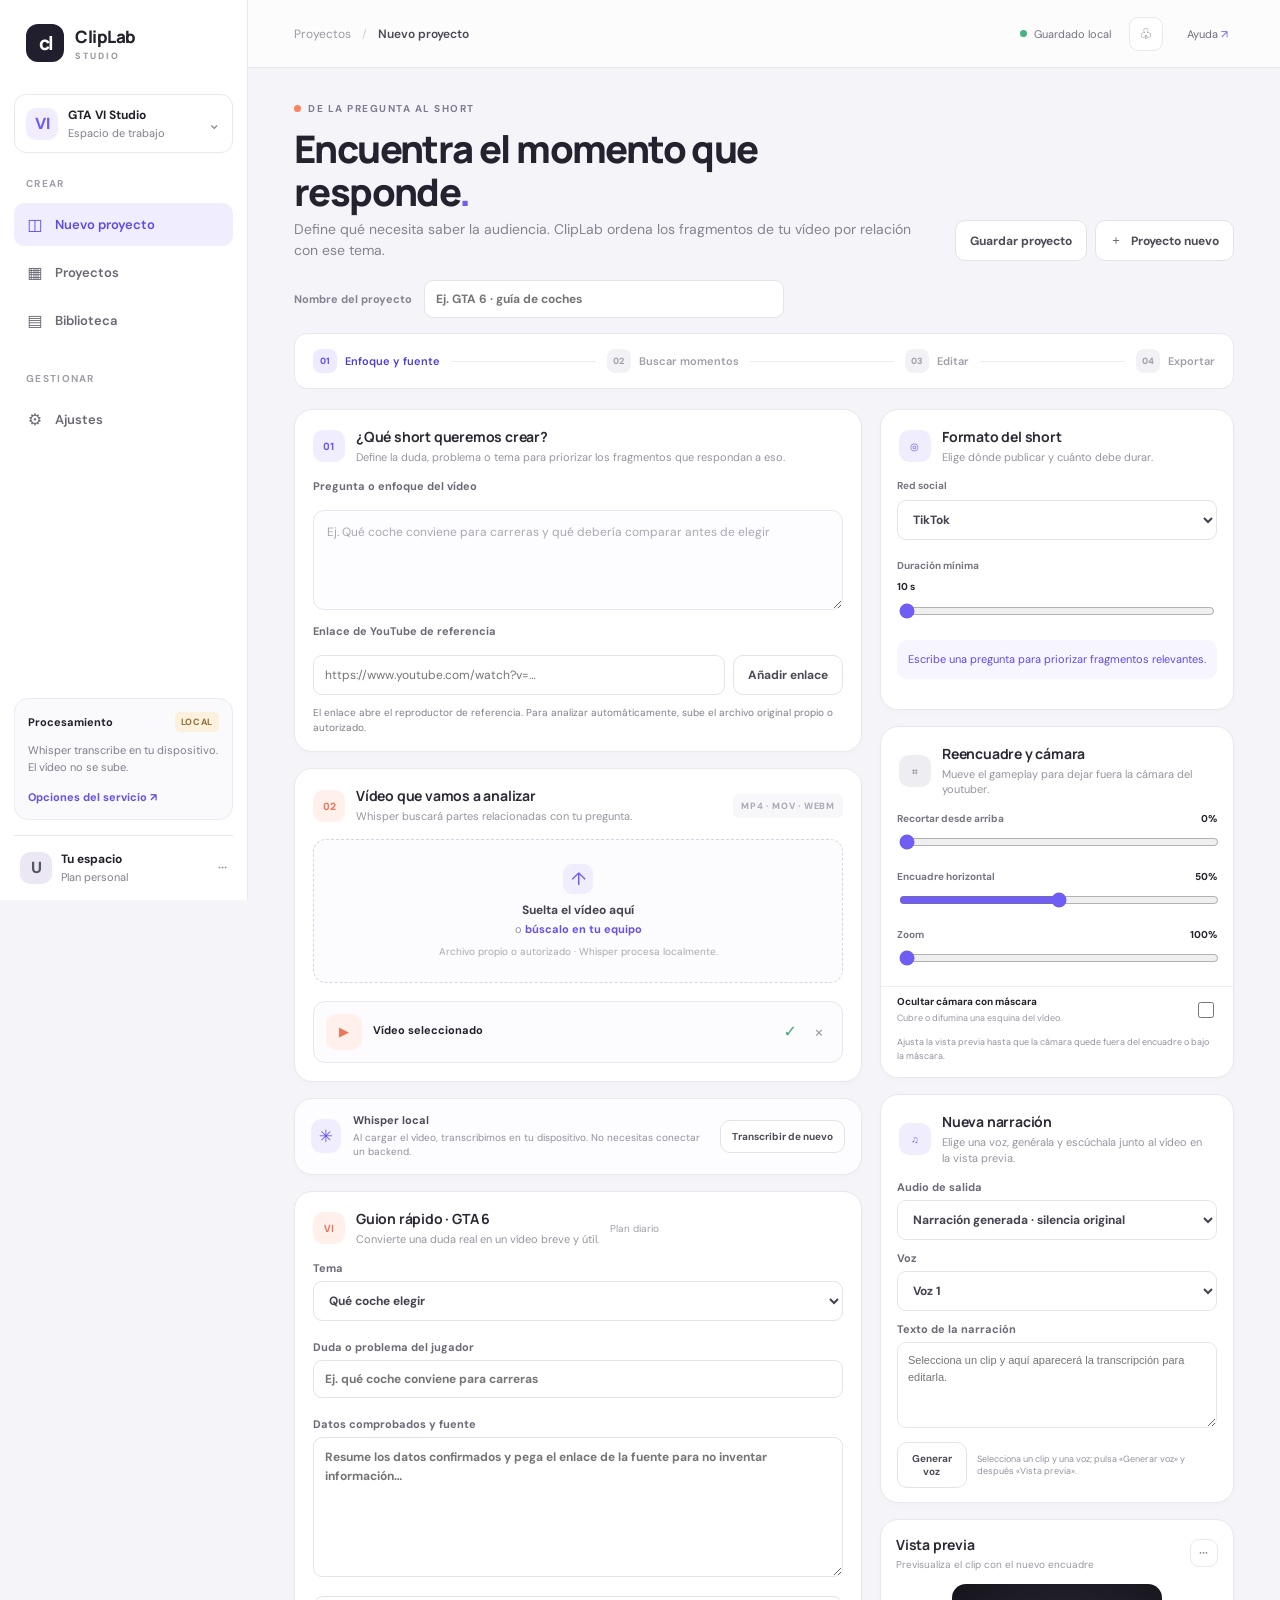
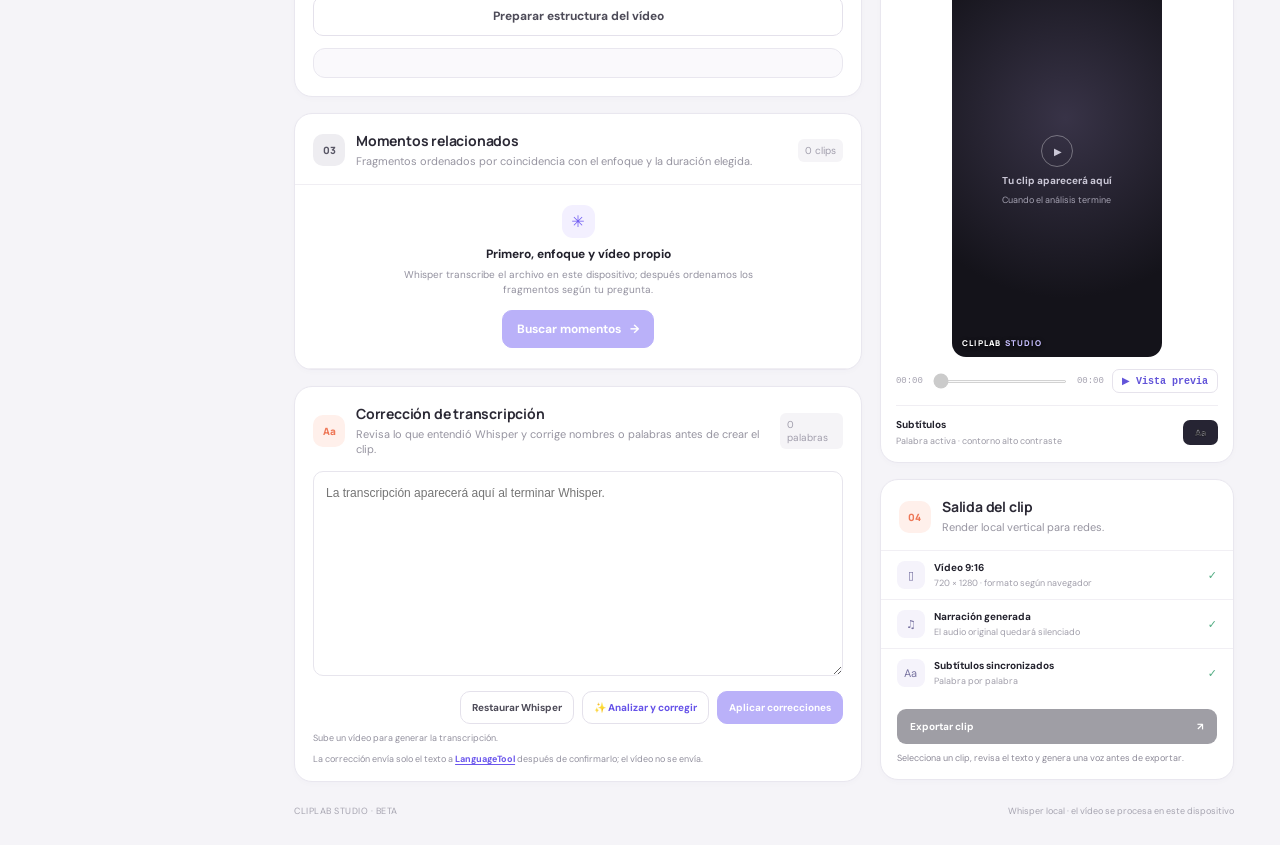
<file: studio-v2/index.html>
<!doctype html>
<html lang="es">
<head>
  <meta charset="utf-8">
  <meta name="viewport" content="width=device-width,initial-scale=1">
  <meta name="theme-color" content="#f5f4f8">
  <title>ClipLab Studio</title>
  <link rel="stylesheet" href="./styles.css?v=source-focus-1">
</head>
<body>
  <div class="app-shell">
    <aside class="sidebar">
      <a class="brand" href="#" aria-label="ClipLab Studio, inicio"><span class="brand-mark">cl</span><span>ClipLab<small>STUDIO</small></span></a>
      <div class="workspace-switch"><span class="workspace-avatar">VI</span><span><b>GTA VI Studio</b><small>Espacio de trabajo</small></span><span class="chevron">⌄</span></div>
      <nav class="main-nav" aria-label="Navegación principal">
        <span class="nav-label">CREAR</span>
        <button class="nav-item active" data-view="editor"><span class="nav-icon">◫</span> Nuevo proyecto</button>
        <button class="nav-item" data-view="projects"><span class="nav-icon">▦</span> Proyectos</button>
        <button class="nav-item" data-view="library"><span class="nav-icon">▤</span> Biblioteca</button>
        <span class="nav-label nav-label-spaced">GESTIONAR</span>
        <button class="nav-item" data-view="settings"><span class="nav-icon">⚙</span> Ajustes</button>
      </nav>
      <div class="sidebar-bottom">
        <div class="usage-card"><div class="usage-top"><span>Procesamiento</span><span class="usage-badge">LOCAL</span></div><p>Whisper transcribe en tu dispositivo. El vídeo no se sube.</p><button id="openSettings" class="text-button">Opciones del servicio <span>↗</span></button></div>
        <button class="profile"><span class="profile-avatar">U</span><span><b>Tu espacio</b><small>Plan personal</small></span><span class="more">···</span></button>
      </div>
    </aside>

    <main class="main-area">
      <header class="topbar"><div class="breadcrumbs"><span>Proyectos</span><span class="slash">/</span><b>Nuevo proyecto</b></div><div class="top-actions"><span class="autosave"><i></i> Guardado local</span><button class="icon-button" aria-label="Notificaciones">♧</button><button class="help-button">Ayuda <span>↗</span></button></div></header>
      <div class="page-content">
        <div id="editorView">
        <section class="page-heading"><div><div class="overline"><span class="overline-dot"></span> DE LA PREGUNTA AL SHORT</div><h1>Encuentra el momento que responde<span>.</span></h1><p>Define qué necesita saber la audiencia. ClipLab ordena los fragmentos de tu vídeo por relación con ese tema.</p></div><div class="heading-actions"><button class="secondary-button" id="saveProject">Guardar proyecto</button><button class="secondary-button" id="newProject">＋ <span>Proyecto nuevo</span></button></div></section>

        <div class="project-name-row"><label for="projectNameInput">Nombre del proyecto</label><input id="projectNameInput" class="section-input" placeholder="Ej. GTA 6 · guía de coches"></div>
        <section class="steps" aria-label="Progreso del proyecto">
          <div class="step current"><span class="step-number">01</span><span>Enfoque y fuente</span></div><span class="step-line"></span>
          <div class="step"><span class="step-number">02</span><span>Buscar momentos</span></div><span class="step-line"></span>
          <div class="step"><span class="step-number">03</span><span>Editar</span></div><span class="step-line"></span>
          <div class="step"><span class="step-number">04</span><span>Exportar</span></div>
        </section>

        <div class="studio-grid">
          <div class="left-column">
            <section class="card brief-card" hidden>
              <div class="card-heading"><div class="heading-icon violet">01</div><div><h2>Brief de campaña</h2><p>Las reglas guían la selección de clips y la publicación.</p></div><button class="quiet-button" id="clearBrief">Limpiar</button></div>
              <div class="brief-body">
                <label class="field-label" for="briefText">Pega el brief o carga el archivo</label>
                <textarea id="briefText" placeholder="Pega aquí el brief de Clipeamos. Detectaremos la duración, las menciones y las condiciones de la campaña…"></textarea>
                <div class="brief-footer"><label class="file-link" for="briefFile"><span>↑</span> Cargar PDF, DOCX o TXT<input id="briefFile" type="file" accept=".pdf,.docx,.txt"></label><span class="privacy-note"><span class="lock">▣</span> Se lee aquí · no se sube</span></div>
              </div>
              <div class="detected-rules" id="detectedRules" hidden></div>
            </section>

            <section class="card goal-card">
              <div class="card-heading"><div class="heading-icon violet">01</div><div><h2>¿Qué short queremos crear?</h2><p>Define la duda, problema o tema para priorizar los fragmentos que respondan a eso.</p></div></div>
              <div class="brief-body">
                <label class="field-label" for="goalQuery">Pregunta o enfoque del vídeo</label>
                <textarea id="goalQuery" placeholder="Ej. Qué coche conviene para carreras y qué debería comparar antes de elegir"></textarea>
                <label class="field-label source-url-label" for="youtubeUrl">Enlace de YouTube de referencia</label>
                <div class="youtube-url-row"><input id="youtubeUrl" class="section-input" type="url" placeholder="https://www.youtube.com/watch?v=…"><button id="useYoutubeUrl" class="secondary-button">Añadir enlace</button></div>
                <p id="sourceMessage" class="source-message">El enlace abre el reproductor de referencia. Para analizar automáticamente, sube el archivo original propio o autorizado.</p>
                <div id="sourceEmbedWrap" class="source-embed-wrap" hidden><iframe id="sourceEmbed" title="Vídeo de referencia de YouTube" allow="accelerometer; autoplay; clipboard-write; encrypted-media; gyroscope; picture-in-picture; web-share" allowfullscreen referrerpolicy="strict-origin-when-cross-origin"></iframe></div>
              </div>
            </section>

            <section class="card media-card">
              <div class="card-heading"><div class="heading-icon orange">02</div><div><h2>Vídeo que vamos a analizar</h2><p>Whisper buscará partes relacionadas con tu pregunta.</p></div><span class="format-tag">MP4 · MOV · WEBM</span></div>
              <input id="videoFile" type="file" accept="video/mp4,video/quicktime,video/webm" hidden>
              <div class="upload-zone" id="uploadZone" role="button" tabindex="0" aria-label="Seleccionar vídeo fuente">
                <div class="upload-icon">↑</div><strong>Suelta el vídeo aquí</strong><span>o <button type="button" class="inline-link" id="browseVideo">búscalo en tu equipo</button></span><small>Archivo propio o autorizado · Whisper procesa localmente.</small>
              </div>
              <div class="selected-video" id="selectedVideo" hidden><div class="video-file-icon">▶</div><div class="video-file-info"><b id="videoName">Vídeo seleccionado</b><span id="videoMeta"></span></div><span class="file-check">✓</span><button class="remove-file" id="removeVideo" aria-label="Quitar vídeo">×</button></div>
            </section>

            <section class="card engine-card">
              <div class="engine-symbol">✳</div><div class="engine-copy"><b>Whisper local</b><span id="engineStatus">Al cargar el vídeo, transcribimos en tu dispositivo. No necesitas conectar un backend.</span></div><button class="secondary-button compact" id="connectEngine">Transcribir de nuevo</button>
            </section>

            <section class="card idea-card">
              <div class="card-heading"><div class="heading-icon orange">VI</div><div><h2>Guion rápido · GTA 6</h2><p>Convierte una duda real en un vídeo breve y útil.</p></div><span class="privacy-note">Plan diario</span></div>
              <div class="idea-form">
                <label class="field-label" for="ideaCategory">Tema<select id="ideaCategory" class="section-input"><option value="cars">Qué coche elegir</option><option value="updates">Novedades y actualizaciones</option><option value="guide">Guía rápida</option><option value="problem">Resolver un problema</option><option value="secrets">Secretos y detalles</option></select></label>
                <label class="field-label" for="ideaProblem">Duda o problema del jugador<input id="ideaProblem" class="section-input" placeholder="Ej. qué coche conviene para carreras"></label>
                <label class="field-label" for="ideaNotes">Datos comprobados y fuente<textarea id="ideaNotes" class="section-textarea" placeholder="Resume los datos confirmados y pega el enlace de la fuente para no inventar información…"></textarea></label>
                <button id="prepareIdea" class="secondary-button">Preparar estructura del vídeo</button>
                <div id="ideaOutput" class="idea-output" hidden></div>
              </div>
            </section>

            <section class="card moments-card">
              <div class="card-heading"><div class="heading-icon dark">03</div><div><h2>Momentos relacionados</h2><p>Fragmentos ordenados por coincidencia con el enfoque y la duración elegida.</p></div><span class="suggestion-count" id="suggestion-count">0 clips</span></div>
              <div class="empty-moments" id="emptyMoments"><div class="sparkle">✳</div><b>Primero, enfoque y vídeo propio</b><span>Whisper transcribe el archivo en este dispositivo; después ordenamos los fragmentos según tu pregunta.</span><button id="analyzeButton" class="primary-button" disabled>Buscar momentos <span>→</span></button></div>
              <div class="candidate-list" id="candidateList" hidden></div></section>
            <section class="card transcript-card"><div class="card-heading"><div class="heading-icon orange">Aa</div><div><h2>Corrección de transcripción</h2><p>Revisa lo que entendió Whisper y corrige nombres o palabras antes de crear el clip.</p></div><span class="suggestion-count" id="transcriptWordCount">0 palabras</span></div><div class="transcript-editor"><textarea id="transcriptEditor" class="section-textarea" rows="9" placeholder="La transcripción aparecerá aquí al terminar Whisper." disabled></textarea><div class="transcript-actions"><button class="secondary-button" id="restoreTranscript" disabled>Restaurar Whisper</button><button class="secondary-button" id="autoCorrectTranscript" disabled>✨ Analizar y corregir</button><button class="primary-button" id="applyTranscriptCorrections" disabled>Aplicar correcciones</button></div><p id="transcriptStatus">Sube un vídeo para generar la transcripción.</p><p class="transcript-privacy">La corrección envía solo el texto a <a href="https://languagetool.org" target="_blank" rel="noopener">LanguageTool</a> después de confirmarlo; el vídeo no se envía.</p></div></section>
          </div>

          <aside class="right-column">
            <section class="card campaign-card"><div class="card-heading slim"><div class="heading-icon violet">◎</div><div><h2>Formato del short</h2><p>Elige dónde publicar y cuánto debe durar.</p></div></div><label class="field-label output-setting" for="goalPlatform">Red social<select id="goalPlatform" class="section-input"><option>TikTok</option><option>YouTube Shorts</option><option>Instagram Reels</option></select></label><label class="field-label output-setting" for="clipMinimum">Duración mínima <span id="clipMinimumValue">10 s</span><input id="clipMinimum" type="range" min="10" max="90" step="1" value="10"></label><div id="focusSummary" class="focus-summary">Escribe una pregunta para priorizar fragmentos relevantes.</div></section>

            <section class="card crop-card"><div class="card-heading slim"><div class="heading-icon dark">⌗</div><div><h2>Reencuadre y cámara</h2><p>Mueve el gameplay para dejar fuera la cámara del youtuber.</p></div></div><label class="field-label crop-setting" for="cropTop">Recortar desde arriba <output id="cropTopValue">0%</output><input id="cropTop" type="range" min="0" max="40" value="0"></label><label class="field-label crop-setting" for="cropX">Encuadre horizontal <output id="cropXValue">50%</output><input id="cropX" type="range" min="0" max="100" value="50"></label><label class="field-label crop-setting" for="cropZoom">Zoom <output id="cropZoomValue">100%</output><input id="cropZoom" type="range" min="100" max="180" value="100"></label><label class="toggle-row crop-toggle"><span><b>Ocultar cámara con máscara</b><small>Cubre o difumina una esquina del vídeo.</small></span><input type="checkbox" id="hideCam"></label><div id="maskSettings" class="mask-settings" hidden><label class="field-label crop-setting" for="maskPosition">Posición<select id="maskPosition" class="section-input"><option value="top-left">Arriba izquierda</option><option value="top-right">Arriba derecha</option><option value="bottom-left">Abajo izquierda</option><option value="bottom-right">Abajo derecha</option></select></label><label class="field-label crop-setting" for="maskStyle">Tratamiento<select id="maskStyle" class="section-input"><option value="blur">Difuminar</option><option value="cover">Cubrir</option></select></label><label class="field-label crop-setting" for="maskSize">Tamaño <output id="maskSizeValue">25%</output><input id="maskSize" type="range" min="12" max="45" value="25"></label></div><p class="crop-note">Ajusta la vista previa hasta que la cámara quede fuera del encuadre o bajo la máscara.</p></section>

            <section class="card voice-card"><div class="card-heading slim"><div class="heading-icon violet">♫</div><div><h2>Nueva narración</h2><p>Elige una voz, genérala y escúchala junto al vídeo en la vista previa.</p></div></div><div class="voice-settings"><label class="field-label" for="audioMode">Audio de salida<select id="audioMode" class="section-input"><option value="voice">Narración generada · silencia original</option><option value="original">Audio original</option></select></label><label class="field-label" for="voiceChoice">Voz<select id="voiceChoice" class="section-input"><option value="F1">Voz 1</option><option value="F2">Voz 2</option><option value="M1">Voz 3</option><option value="M2">Voz 4</option></select></label><label class="field-label" for="voiceText">Texto de la narración<textarea id="voiceText" class="section-textarea" rows="4" placeholder="Selecciona un clip y aquí aparecerá la transcripción para editarla."></textarea></label><div class="voice-actions"><button class="secondary-button" id="generateVoice" disabled>Generar voz</button><span id="voiceStatus">Selecciona un clip y una voz; pulsa «Generar voz» y después «Vista previa».</span></div><audio id="voicePreview" controls hidden></audio></div></section><section class="card preview-card"><div class="preview-heading"><div><h2>Vista previa</h2><span>Previsualiza el clip con el nuevo encuadre</span></div><button class="more-button" aria-label="Más opciones">···</button></div><div class="preview-stage" id="previewStage"><div class="preview-placeholder"><span class="play-outline">▶</span><b>Tu clip aparecerá aquí</b><span>Cuando el análisis termine</span></div><video id="previewVideo" playsinline></video><canvas id="previewCanvas" width="720" height="1280" aria-hidden="true"></canvas><div id="previewMask" class="preview-mask top-left" hidden></div><div id="captionPreview" class="caption-preview" hidden><span id="captionWord">Tu subtítulo</span></div><div class="preview-brand">CLIPLAB <span>STUDIO</span></div></div><div class="preview-controls"><span id="previewTimeStart">00:00</span><input type="range" min="0" max="100" value="0" id="previewSeek" aria-label="Posición del clip" disabled><span id="previewTimeEnd">00:00</span><button class="preview-play" id="previewPlay" disabled>▶ Vista previa</button></div><div class="preview-caption-style"><div><b>Subtítulos</b><span>Palabra activa · contorno alto contraste</span></div><span class="style-swatch">Aa</span></div></section>

            <section class="card outputs-card"><div class="card-heading slim"><div class="heading-icon orange">04</div><div><h2>Salida del clip</h2><p>Render local vertical para redes.</p></div></div><div class="output-row"><span class="output-icon">▯</span><div><b>Vídeo 9:16</b><small>720 × 1280 · formato según navegador</small></div><span class="output-check">✓</span></div><div class="output-row"><span class="output-icon">♫</span><div><b id="audioOutputName">Narración generada</b><small id="audioOutputDetail">El audio original quedará silenciado</small></div><span class="output-check">✓</span></div><div class="output-row"><span class="output-icon">Aa</span><div><b>Subtítulos sincronizados</b><small>Palabra por palabra</small></div><span class="output-check">✓</span></div><button class="export-button" id="exportClip" disabled>Exportar clip <span>↗</span></button><p id="exportStatus" class="export-status">Selecciona un momento para preparar la exportación.</p></section>
          </aside>
        </div>
        </div>
        <section id="sectionView" class="section-view" hidden></section>
        <footer class="page-footer"><span>CLIPLAB STUDIO · BETA</span><span id="footerStatus">Backend sin conectar · no se ha enviado ningún archivo</span></footer>
      </div>
    </main>
  </div>

  <dialog id="serviceDialog" class="service-dialog"><form method="dialog"><button class="dialog-close" aria-label="Cerrar">×</button><div class="overline"><span class="overline-dot"></span> OPCIONAL · PROCESAMIENTO EN LA NUBE</div><h2>Servicio remoto</h2><p>Whisper local y las propuestas de momentos funcionan sin backend. Esta opción remota se mantiene para futuras funciones; no pegues claves secretas aquí.</p><label class="field-label" for="apiUrl">URL del servicio</label><input id="apiUrl" type="url" placeholder="https://api.tu-dominio.com" autocomplete="url"><div class="dialog-status" id="serviceStatus"><span class="status-dot"></span> Sin conectar</div><div class="dialog-actions"><button class="secondary-button" value="cancel">Cancelar</button><button class="primary-button" type="button" id="testConnection">Probar conexión</button></div><small class="dialog-footnote">En el flujo actual, subir un vídeo y transcribirlo con Whisper no lo envía a la nube.</small></form></dialog>
  <div id="toast" class="toast" role="status" aria-live="polite"></div>
  <script src="./app.js?v=transcript-preview-4" defer></script>
</body>
</html>
</file>
<file: studio-v2/styles.css>
@import url('https://fonts.googleapis.com/css2?family=DM+Sans:wght@400;500;600;700&family=Manrope:wght@400;500;600;700;800&display=swap');
:root{font-family:'DM Sans',Inter,system-ui,sans-serif;color:#22212c;background:#f5f4f8;font-synthesis:none;text-rendering:optimizeLegibility;--ink:#22212c;--muted:#7f7e8c;--line:#e9e7ef;--panel:#fff;--purple:#705df4;--purple-soft:#f0edff;--orange:#ff825e;--green:#39a978;--radius:18px;color-scheme:light}*{box-sizing:border-box}body{margin:0;min-width:320px;min-height:100vh;background:#f5f4f8}button,input,textarea{font:inherit}button{cursor:pointer}button:focus-visible,input:focus-visible,textarea:focus-visible,[tabindex]:focus-visible{outline:3px solid #705df466;outline-offset:2px}.app-shell{min-height:100vh;display:grid;grid-template-columns:248px minmax(0,1fr)}.sidebar{position:sticky;top:0;height:100vh;padding:24px 14px 16px;background:#fff;border-right:1px solid var(--line);display:flex;flex-direction:column;z-index:2}.brand{display:flex;align-items:center;gap:11px;text-decoration:none;color:var(--ink);font-family:Manrope,sans-serif;font-size:17px;font-weight:800;letter-spacing:-.5px;padding:0 12px}.brand-mark{height:38px;width:38px;border-radius:12px;display:grid;place-items:center;background:#211f2e;color:white;font-size:19px;font-weight:800;letter-spacing:-2px}.brand small{display:block;font:700 9px 'DM Sans',sans-serif;letter-spacing:2px;color:#9795a4;margin-top:2px}.workspace-switch{display:flex;align-items:center;gap:10px;padding:12px 11px;margin:32px 0 24px;border:1px solid var(--line);border-radius:12px}.workspace-avatar,.profile-avatar{display:grid;place-items:center;width:32px;height:32px;border-radius:10px;background:#f1edff;color:#6e5bf0;font-weight:800}.workspace-switch b,.profile b{font-size:12px;display:block}.workspace-switch small,.profile small{font-size:11px;color:var(--muted);display:block;margin-top:3px}.chevron{margin-left:auto;color:#8f8c99}.main-nav{display:grid;gap:5px}.nav-label{padding:0 12px 8px;color:#a09eaa;letter-spacing:1.3px;font-size:10px;font-weight:700}.nav-label-spaced{padding-top:25px}.nav-item{width:100%;display:flex;align-items:center;gap:11px;border:0;background:transparent;text-align:left;padding:11px 12px;border-radius:10px;color:#696875;font-size:13px;font-weight:600}.nav-item:hover{background:#f7f6fa;color:var(--ink)}.nav-item.active{background:#f0edff;color:#5e4be4}.nav-icon{width:18px;font-size:16px;text-align:center}.nav-count{margin-left:auto;border-radius:8px;background:#f0eef4;padding:3px 7px;font-size:10px;color:#777584}.sidebar-bottom{margin-top:auto}.usage-card{border:1px solid #ebe9f1;border-radius:14px;padding:13px;background:#faf9fc}.usage-top{display:flex;justify-content:space-between;align-items:center;font-size:11px;font-weight:700}.usage-badge{font-size:9px;letter-spacing:.7px;color:#956d38;background:#fbf1dc;padding:4px 6px;border-radius:5px}.usage-card p{font-size:11px;color:var(--muted);line-height:1.5;margin:10px 0}.text-button{border:0;background:none;padding:0;color:#6552e7;font-size:11px;font-weight:700}.profile{display:flex;align-items:center;gap:9px;width:100%;background:none;border:0;text-align:left;padding:15px 6px 0;margin-top:15px;border-top:1px solid var(--line);color:var(--ink)}.profile-avatar{background:#ebe8f4;color:#585565}.more{margin-left:auto;color:#8e8c97}.main-area{min-width:0}.topbar{height:68px;padding:0 clamp(20px,3.6vw,52px);display:flex;align-items:center;justify-content:space-between;border-bottom:1px solid var(--line);background:#ffffffc7}.breadcrumbs{display:flex;align-items:center;gap:11px;color:#9a98a4;font-size:12px}.breadcrumbs b{color:#494854;font-weight:600}.slash{color:#d0ced7}.top-actions{display:flex;align-items:center;gap:18px}.autosave{font-size:11px;color:#74727f;display:flex;align-items:center;gap:7px}.autosave i{width:7px;height:7px;border-radius:50%;background:#42b581}.icon-button,.more-button,.edit-icon{border:1px solid var(--line);background:#fff;color:#777583;border-radius:9px;width:34px;height:34px;font-size:15px}.help-button{border:0;background:transparent;color:#6d6b78;font-size:11px}.help-button span{color:var(--purple)}.page-content{max-width:1460px;margin:auto;padding:34px clamp(18px,3.6vw,52px) 28px}.page-heading{display:flex;align-items:flex-end;justify-content:space-between;gap:20px;margin-bottom:27px}.overline{display:flex;align-items:center;gap:7px;font-size:10px;font-weight:700;letter-spacing:1.5px;color:#807b92}.overline-dot{width:7px;height:7px;background:var(--orange);border-radius:50%}.page-heading h1{font:800 clamp(28px,3vw,38px)/1.12 Manrope,sans-serif;letter-spacing:-1.6px;margin:12px 0 7px;color:#24222f}.page-heading h1 span{color:var(--purple)}.page-heading p{margin:0;color:#858391;font-size:14px;line-height:1.5}.secondary-button,.primary-button{display:inline-flex;align-items:center;justify-content:center;gap:9px;border-radius:10px;padding:11px 14px;font-size:12px;font-weight:700;transition:.15s}.secondary-button{border:1px solid #e4e1eb;background:#fff;color:#4d4b58}.secondary-button:hover{background:#f9f8fc;border-color:#d5d0e2}.primary-button{border:1px solid var(--purple);background:var(--purple);color:#fff;box-shadow:0 5px 14px #705df42a}.primary-button:hover{background:#604be9}.primary-button:disabled,.export-button:disabled{cursor:not-allowed;opacity:.48;box-shadow:none}.steps{display:flex;align-items:center;gap:11px;padding:15px 18px;background:#fff;border:1px solid var(--line);border-radius:13px;margin-bottom:20px}.step{display:flex;align-items:center;gap:8px;color:#a09eaa;font-size:11px;font-weight:600;white-space:nowrap}.step-number{height:24px;width:24px;display:grid;place-items:center;border-radius:8px;background:#f2f1f5;font-size:9px;font-weight:800}.step.current{color:#4d3ed2}.step.current .step-number{background:#eeeaff;color:#6551ec}.step-line{height:1px;background:#eeeaf3;flex:1;min-width:14px}.studio-grid{display:grid;grid-template-columns:minmax(0,1fr) 354px;gap:18px;align-items:start}.left-column,.right-column{display:grid;gap:16px;min-width:0}.card{background:#fff;border:1px solid var(--line);border-radius:var(--radius);box-shadow:0 2px 6px #30255b05;overflow:hidden}.card-heading{display:flex;align-items:center;gap:11px;padding:17px 18px 14px}.heading-icon{width:32px;height:32px;border-radius:10px;flex:none;display:grid;place-items:center;font:800 10px Manrope,sans-serif}.heading-icon.violet{background:#f0edff;color:#6b56ed}.heading-icon.orange{background:#fff0eb;color:#ee7757}.heading-icon.dark{background:#eeedf1;color:#585665}.card-heading h2,.preview-heading h2{font:700 14px Manrope,sans-serif;margin:0;color:#2b2935;letter-spacing:-.2px}.card-heading p{margin:4px 0 0;font-size:11px;color:#9694a0;line-height:1.4}.quiet-button{margin-left:auto;border:0;background:none;color:#9693a0;font-size:11px}.quiet-button:hover{color:#dd6950}.brief-body{padding:0 18px 16px}.field-label{display:block;font-size:11px;font-weight:700;color:#6c6a78;margin:0 0 7px}.brief-body textarea{width:100%;height:100px;resize:vertical;border:1px solid #e7e5ed;border-radius:11px;padding:12px 13px;color:#45434f;font-size:12px;line-height:1.55;background:#fdfcfe}.brief-body textarea::placeholder{color:#aaa8b3}.brief-body textarea:focus,.service-dialog input:focus{outline:0;border-color:#9a8df7;box-shadow:0 0 0 3px #705df41a}.brief-footer{display:flex;align-items:center;justify-content:space-between;margin-top:10px;gap:10px}.file-link{display:inline-flex;align-items:center;gap:7px;color:#6955ec;font-size:11px;font-weight:700;cursor:pointer}.file-link span{font-size:15px}.file-link input{display:none}.privacy-note{display:flex;align-items:center;gap:6px;color:#a09eaa;font-size:10px}.lock{color:#858294}.detected-rules{display:flex;flex-wrap:wrap;gap:7px;border-top:1px solid #f0eef4;padding:12px 18px 14px}.rule-pill{font-size:10px;padding:6px 8px;border:1px solid #eeecf2;border-radius:7px;color:#696775;background:#fcfbfd}.rule-pill b{color:#4c3cca}.format-tag{margin-left:auto;font-size:9px;font-weight:700;letter-spacing:.8px;color:#aaa7b3;background:#f7f6f9;border-radius:6px;padding:6px 8px}.upload-zone{margin:0 18px 18px;min-height:144px;border:1px dashed #d8d5e2;border-radius:13px;background:#fcfbfd;display:flex;flex-direction:column;align-items:center;justify-content:center;text-align:center;cursor:pointer;transition:.15s}.upload-zone:hover,.upload-zone.dragging{border-color:#8d7af6;background:#f8f6ff}.upload-icon{width:30px;height:30px;border-radius:9px;background:#f0edff;color:#705df4;display:grid;place-items:center;font-size:18px;margin-bottom:8px}.upload-zone strong{font-size:12px;color:#454350}.upload-zone>span{font-size:11px;color:#9794a1;margin-top:4px}.inline-link{border:0;background:none;color:#6550e8;padding:0;font-size:11px;font-weight:700}.upload-zone small{margin-top:9px;color:#aaa8b3;font-size:10px}.selected-video{display:flex;align-items:center;gap:11px;margin:0 18px 18px;padding:12px;border:1px solid #e9e6f0;border-radius:12px;background:#fcfbfd}.video-file-icon{height:36px;width:36px;border-radius:10px;background:#fff0eb;color:#ed7859;display:grid;place-items:center;font-size:13px}.video-file-info{display:grid;gap:4px;min-width:0}.video-file-info b{font-size:11px;overflow:hidden;text-overflow:ellipsis;white-space:nowrap}.video-file-info span{font-size:10px;color:#9794a1}.file-check{margin-left:auto;color:#39a978}.remove-file{border:0;background:none;color:#a09eaa;font-size:18px}.engine-card{display:flex;align-items:center;gap:12px;padding:14px 16px;background:#fdfcff}.engine-symbol{width:34px;height:34px;border-radius:11px;display:grid;place-items:center;background:#f0edff;color:#6b56ed;font-size:17px}.engine-copy{display:grid;gap:4px;min-width:0}.engine-copy b{font-size:11px;color:#4d4b58}.engine-copy span{font-size:10px;line-height:1.45;color:#92909e}.compact{padding:9px 11px;font-size:10px;white-space:nowrap;margin-left:auto}.suggestion-count{margin-left:auto;color:#a29fad;font-size:10px;background:#f5f4f7;border-radius:6px;padding:5px 7px}.empty-moments{min-height:164px;border-top:1px solid #f0eef3;padding:20px;display:flex;flex-direction:column;align-items:center;text-align:center;justify-content:center}.sparkle{height:33px;width:33px;display:grid;place-items:center;background:#f3f0ff;color:#725ef2;border-radius:11px;margin-bottom:8px}.empty-moments b{font-size:12px}.empty-moments>span{max-width:370px;margin:5px auto 13px;color:#93919f;font-size:10px;line-height:1.5}.empty-moments .primary-button{padding:10px 14px}.campaign-card,.outputs-card{padding-bottom:14px}.slim{padding-bottom:14px}.edit-icon{margin-left:auto;border:0;background:transparent;font-size:13px;color:#7d73ce}.campaign-name{display:flex;align-items:center;gap:8px;margin:0 16px;padding:12px;background:#faf9fc;border-radius:10px}.campaign-dot{width:8px;height:8px;border-radius:50%;background:#ea8064}.campaign-name b{font-size:11px}.platform-chip{margin-left:auto;font-size:9px;color:#706d7b;background:#efedf3;padding:5px 7px;border-radius:6px}.campaign-stats{display:grid;grid-template-columns:1fr 1fr;padding:14px 16px 12px;gap:12px}.campaign-stats div{display:grid;gap:5px}.campaign-stats span{font-size:10px;color:#9b99a5}.campaign-stats b{font:700 14px Manrope,sans-serif;color:#35333f}.campaign-tags{display:flex;flex-wrap:wrap;gap:6px;padding:0 16px 13px}.campaign-tags span{font-size:9px;color:#817e8d;background:#f5f4f8;border-radius:6px;padding:6px 8px}.add-campaign{margin:0 16px;width:calc(100% - 32px);padding:10px;background:#fff;border:1px dashed #dcd9e5;border-radius:9px;color:#7060d9;font-weight:700;font-size:10px}.add-campaign:hover{background:#faf9ff}.preview-card{padding:15px}.preview-heading{display:flex;align-items:center;justify-content:space-between;margin-bottom:13px}.preview-heading span{font-size:10px;color:#9997a4;display:block;margin-top:4px}.more-button{width:28px;height:28px}.preview-stage{position:relative;width:min(100%,210px);aspect-ratio:9/16;margin:auto;overflow:hidden;border-radius:14px;background:radial-gradient(circle at 54% 36%,#383347,#14131a 68%);display:grid;place-items:center;color:#fff}.preview-stage video{width:100%;height:100%;object-fit:cover;display:none}.preview-stage.has-video video{display:block}.preview-placeholder{display:grid;justify-items:center;gap:7px;color:#cbc8d7;text-align:center}.preview-placeholder b{font-size:10px}.preview-placeholder>span:last-child{font-size:9px;color:#a5a2b2}.play-outline{height:32px;width:32px;border:1px solid #ffffff55;border-radius:50%;display:grid;place-items:center;font-size:10px;padding-left:2px}.preview-stage.has-video .preview-placeholder{display:none}.preview-brand{position:absolute;bottom:9px;left:10px;font:800 8px Manrope,sans-serif;letter-spacing:1.2px;color:#fff;text-shadow:0 1px 4px #000}.preview-brand span{color:#c7bfff}.caption-preview{position:absolute;bottom:29%;left:8%;right:8%;text-align:center;font:800 18px Manrope,sans-serif;letter-spacing:-.4px;color:#d6ff73;-webkit-text-stroke:1.5px #101018;text-shadow:0 2px 0 #101018,0 0 6px #101018,1px 0 #101018,-1px 0 #101018;paint-order:stroke fill}.preview-controls{display:flex;align-items:center;gap:8px;color:#a6a3b1;font:9px ui-monospace,monospace;margin-top:12px}.preview-controls input{flex:1;min-width:0;height:3px;accent-color:#705df4}.preview-caption-style{display:flex;align-items:center;justify-content:space-between;border-top:1px solid #f0eef3;padding-top:12px;margin-top:12px}.preview-caption-style div{display:grid;gap:4px}.preview-caption-style b{font-size:10px}.preview-caption-style span{font-size:9px;color:#9b99a5}.style-swatch{height:25px;width:35px;display:grid;place-items:center;border-radius:7px;background:#262433;color:#d6ff73;font:800 10px Manrope,sans-serif;-webkit-text-stroke:.4px #111}.output-row{display:flex;align-items:center;gap:9px;padding:10px 16px;border-top:1px solid #f1eff4}.output-icon{width:28px;height:28px;background:#f5f3fb;border-radius:8px;display:grid;place-items:center;color:#7772a0;font-size:11px}.output-row div{display:grid;gap:3px}.output-row b{font-size:10px}.output-row small{font-size:9px;color:#a09eaa}.output-check{margin-left:auto;color:#51ac82;font-size:11px}.export-button{display:flex;align-items:center;justify-content:space-between;width:calc(100% - 32px);padding:11px 13px;margin:12px 16px 0;border:0;border-radius:9px;background:#2d2a3a;color:white;font-size:10px;font-weight:700}.page-footer{display:flex;align-items:center;justify-content:space-between;margin-top:23px;color:#a6a4b0;font-size:9px;letter-spacing:.5px}.page-footer span:last-child{letter-spacing:0}.service-dialog{width:min(460px,calc(100% - 28px));border:1px solid var(--line);border-radius:18px;padding:0;box-shadow:0 25px 90px #17132c2b;color:var(--ink)}.service-dialog::backdrop{background:#1f1d2b55;backdrop-filter:blur(3px)}.service-dialog form{position:relative;padding:27px}.dialog-close{position:absolute;right:17px;top:17px;border:0;background:#f4f2f7;border-radius:8px;width:28px;height:28px;color:#74717f;font-size:18px}.service-dialog h2{font:800 24px Manrope,sans-serif;letter-spacing:-.8px;margin:14px 0 7px}.service-dialog p{font-size:12px;line-height:1.6;color:#858391;margin:0 0 18px}.service-dialog input{width:100%;height:40px;border:1px solid #e4e1eb;border-radius:9px;padding:0 11px;font-size:12px}.dialog-status{display:flex;align-items:center;gap:7px;font-size:10px;color:#9895a2;margin-top:12px}.status-dot{height:7px;width:7px;border-radius:50%;background:#b8b5c1}.dialog-status.connected{color:#31845f}.dialog-status.connected .status-dot{background:#40ae7a}.dialog-actions{display:flex;justify-content:flex-end;gap:8px;margin-top:22px}.dialog-actions .secondary-button,.dialog-actions .primary-button{padding:10px 13px;font-size:11px}.dialog-footnote{display:block;font-size:10px;line-height:1.5;color:#9996a3;margin-top:16px}.toast{position:fixed;bottom:20px;left:50%;transform:translate(-50%,20px);opacity:0;pointer-events:none;background:#292736;color:#fff;padding:11px 15px;border-radius:10px;font-size:11px;box-shadow:0 10px 35px #211d3530;transition:.2s;z-index:5}.toast.show{transform:translate(-50%,0);opacity:1}.hidden-view{display:none}
@media(max-width:1080px){.app-shell{grid-template-columns:214px minmax(0,1fr)}.studio-grid{grid-template-columns:minmax(0,1fr) 316px}.page-content{padding-left:24px;padding-right:24px}.sidebar{padding-left:10px;padding-right:10px}}
@media(max-width:860px){.app-shell{grid-template-columns:72px minmax(0,1fr)}.sidebar{padding:18px 10px}.brand{padding:0 7px}.brand>span:last-child,.workspace-switch>span:not(.workspace-avatar),.nav-label,.nav-item:not(.active)::after,.nav-item{font-size:0}.workspace-switch{justify-content:center;padding:8px;margin:25px 0 20px}.workspace-avatar{flex:none}.main-nav{gap:7px}.nav-item{justify-content:center;padding:12px 0}.nav-icon{font-size:17px}.nav-count,.sidebar-bottom .usage-card,.profile>span:not(.profile-avatar){display:none}.profile{justify-content:center}.studio-grid{grid-template-columns:minmax(0,1fr) 300px}.step{font-size:10px}.steps{gap:7px;padding:12px}.page-heading h1{font-size:30px}}
@media(max-width:650px){.app-shell{display:block}.sidebar{position:fixed;top:auto;bottom:0;width:100%;height:58px;padding:5px 10px;background:#fff;border-top:1px solid var(--line);border-right:0;flex-direction:row;align-items:center;justify-content:space-around}.brand,.workspace-switch,.sidebar-bottom,.nav-label{display:none}.main-nav{width:100%;display:flex;justify-content:space-around}.nav-item{width:52px;height:45px;padding:0}.nav-item.active{border-radius:12px}.topbar{height:54px;padding:0 16px}.top-actions{gap:10px}.help-button{display:none}.autosave{font-size:10px}.page-content{padding:25px 14px 86px}.page-heading{align-items:flex-start;margin-bottom:20px}.page-heading h1{font-size:27px;max-width:390px}.page-heading p{font-size:12px;max-width:400px}.page-heading .secondary-button{padding:9px;font-size:0}.page-heading .secondary-button span{display:none}.steps{overflow:auto;gap:7px;padding:11px 10px}.step{gap:5px;font-size:9px}.step-number{height:21px;width:21px}.step-line{min-width:8px}.studio-grid{grid-template-columns:1fr;gap:14px}.right-column{grid-template-columns:1fr 1fr;align-items:start}.campaign-card,.outputs-card{grid-column:1/-1}.preview-card{grid-column:1/-1;grid-row:1}.preview-stage{width:min(58vw,210px)}.card-heading{padding:14px}.brief-body{padding:0 14px 14px}.upload-zone{margin:0 14px 14px}.selected-video{margin:0 14px 14px}.engine-card{flex-wrap:wrap}.compact{margin-left:46px}.empty-moments{padding:17px}.page-footer{display:grid;gap:6px}.page-footer span:last-child{font-size:9px}.format-tag{display:none}.service-dialog form{padding:23px}.preview-caption{font-size:16px}}
.candidate-list{display:grid;gap:0;border-top:1px solid #f0eef3}.candidate{display:grid;grid-template-columns:34px minmax(0,1fr) auto;align-items:center;gap:10px;padding:14px 18px;border-bottom:1px solid #f0eef3}.candidate:last-child{border-bottom:0}.candidate-rank{width:30px;height:30px;display:grid;place-items:center;border-radius:9px;background:#f0edff;color:#6752e9;font:800 10px Manrope,sans-serif}.candidate-copy{min-width:0;display:grid;gap:4px}.candidate-copy b{font-size:11px;overflow:hidden;text-overflow:ellipsis;white-space:nowrap}.candidate-copy span{font-size:10px;color:#93919f;line-height:1.4}.candidate-meta{display:flex;align-items:center;gap:8px;margin-top:2px;color:#8b8896;font-size:9px}.candidate-score{font:800 11px Manrope,sans-serif;color:#6552e8}.candidate-use{border:1px solid #e5e2ec;background:#fff;border-radius:8px;padding:8px 9px;color:#6150db;font-size:9px;font-weight:700;white-space:nowrap}.candidate-use:hover{background:#f6f4ff}
.heading-actions{display:flex;gap:8px;flex:none}.project-name-row{display:flex;align-items:center;gap:12px;margin:-8px 0 15px;color:#858391;font-size:11px;font-weight:700}.project-name-row .section-input{max-width:360px}.section-view .section-heading{margin-bottom:23px}.section-toolbar{display:flex;align-items:center;justify-content:space-between;margin:17px 0 12px;color:#92909e;font-size:11px}.section-select,.section-input,.section-textarea{border:1px solid #e5e2eb;border-radius:9px;background:#fff;color:#44424f;font:inherit;padding:10px 11px}.section-input{width:100%;font-size:12px}.section-select{width:auto;font-size:11px}.section-textarea{width:100%;min-height:140px;resize:vertical;font-size:12px;line-height:1.55}.entity-grid{display:grid;grid-template-columns:repeat(3,minmax(0,1fr));gap:13px}.entity-card,.empty-section-card{min-width:0;border:1px solid var(--line);border-radius:15px;background:#fff;padding:17px;display:flex;flex-direction:column;align-items:flex-start;gap:10px;box-shadow:0 2px 6px #30255b05}.entity-card h3{font:700 13px Manrope,sans-serif;margin:0;color:#34323f;max-width:100%;overflow-wrap:anywhere}.entity-card p{font-size:11px;line-height:1.55;color:#858391;margin:0;overflow-wrap:anywhere;flex:1}.entity-card .secondary-button{padding:9px 11px;font-size:10px}.entity-icon{width:34px;height:34px;display:grid;place-items:center;border-radius:10px;background:#f1effa;color:#6652e8;font-size:13px}.project-icon{background:#fff0eb;color:#e97857}.campaign-icon{background:#f0edff;color:#6a55e9}.asset-icon{background:#f2f0f8}.entity-meta{font-size:9px;color:#9694a1;line-height:1.4}.empty-section-card{align-items:center;text-align:center;justify-content:center;min-height:230px;grid-column:1/-1}.empty-section-card .sparkle{margin:0}.empty-section-card b{font-size:12px}.empty-section-card p{max-width:380px;color:#92909d;font-size:11px;line-height:1.55;margin:0}.empty-section-card .primary-button{font-size:10px;padding:9px 12px}.section-form-card{padding:19px;margin-bottom:18px}.section-form-head{display:flex;justify-content:space-between;align-items:flex-start;margin-bottom:17px}.section-form-head h2{font:700 14px Manrope,sans-serif;margin:0}.section-form-head p{font-size:10px;color:#9997a4;margin:5px 0 0}.section-form-grid{display:grid;grid-template-columns:1fr 1fr;gap:13px}.section-form-grid .field-label{display:grid;gap:7px}.section-form-grid .full{grid-column:1/-1}.section-form-actions{display:flex;justify-content:space-between;align-items:center;margin-top:14px}.section-form-actions .privacy-note{font-size:10px}.section-form-actions .primary-button{font-size:10px;padding:9px 12px}.file-button{position:relative;overflow:hidden;cursor:pointer}.file-button input{position:absolute;inset:0;opacity:0;cursor:pointer}.library-notice{display:flex;align-items:flex-start;gap:11px;padding:14px 15px;border:1px solid #e9e5f7;border-radius:12px;background:#fbfaff;color:#777486}.library-notice>span{width:21px;height:21px;display:grid;place-items:center;border-radius:7px;background:#f0edff;color:#6d58ef;font-weight:800;font-size:11px;flex:none}.library-notice b{font-size:11px;color:#4c4a57}.library-notice p{font-size:10px;line-height:1.5;margin:4px 0 0}.library-asset{display:grid;grid-template-columns:34px minmax(0,1fr) auto;align-items:center;gap:10px;padding:12px;border:1px solid var(--line);border-radius:12px;background:white}.library-asset b{font-size:10px;overflow-wrap:anywhere}.library-asset>span{grid-column:2;font-size:9px;color:#9694a1}.library-asset .quiet-button{grid-column:3;grid-row:1/3}.settings-grid{display:grid;grid-template-columns:1fr 1fr;gap:14px}.settings-card{padding-bottom:16px}.settings-content{padding:0 18px 4px}.settings-inline{display:flex;gap:8px}.settings-inline .secondary-button{flex:none;padding:9px 11px;font-size:10px}.settings-options{display:grid;gap:13px}.settings-options>.field-label{display:grid;gap:6px}.toggle-row{display:flex;align-items:center;justify-content:space-between;gap:15px;padding:10px 0;border-top:1px solid #f0eef3}.toggle-row span{display:grid;gap:4px}.toggle-row b{font-size:10px}.toggle-row small{font-size:9px;color:#9896a2;line-height:1.4}.toggle-row input{accent-color:var(--purple);width:16px;height:16px}.settings-options>.primary-button{justify-self:start;font-size:10px;padding:9px 12px}.privacy-card{grid-column:1/-1;display:flex;align-items:flex-start;gap:12px;padding:17px}.privacy-card h2{font:700 12px Manrope,sans-serif;margin:1px 0 5px}.privacy-card p{font-size:10px;color:#8e8c9a;line-height:1.6;margin:0;max-width:760px}
@media(max-width:900px){.entity-grid{grid-template-columns:repeat(2,minmax(0,1fr))}.settings-grid{grid-template-columns:1fr}}
@media(max-width:650px){.heading-actions{flex-direction:column;align-items:stretch}.heading-actions .secondary-button{font-size:10px;padding:9px}.project-name-row{align-items:flex-start;flex-direction:column;gap:6px}.project-name-row .section-input{max-width:none}.entity-grid{grid-template-columns:1fr}.section-form-grid{grid-template-columns:1fr}.section-form-grid .full{grid-column:auto}.section-form-actions{align-items:flex-start;flex-direction:column;gap:12px}.settings-inline{align-items:stretch;flex-direction:column}.settings-inline .secondary-button{align-self:flex-start}.privacy-card{grid-column:auto}}
.idea-form{display:grid;gap:12px;padding:0 18px 18px}.idea-form .field-label{display:grid;gap:6px}.idea-output{display:grid;gap:10px;background:#faf9fc;border:1px solid var(--line);border-radius:12px;padding:14px}.idea-output b{font-size:11px}.idea-output p{margin:0;font-size:11px;line-height:1.55;color:var(--muted);white-space:pre-wrap}.idea-output .idea-title{font-size:13px;font-weight:800;color:var(--ink)}.idea-output pre{margin:0;white-space:pre-wrap;font:11px/1.65 'DM Sans',sans-serif;color:#555362}.idea-output .secondary-button{justify-self:start}
.goal-card .brief-body{display:grid;gap:10px}.goal-card .brief-body textarea{min-height:88px}.source-url-label{margin-top:4px}.youtube-url-row{display:grid;grid-template-columns:minmax(0,1fr) auto;gap:8px}.youtube-url-row .section-input{min-width:0}.source-message{margin:0;color:var(--muted);font-size:10px;line-height:1.5}.source-embed-wrap{overflow:hidden;border-radius:12px;background:#17151e;aspect-ratio:16/9}.source-embed-wrap iframe{display:block;width:100%;height:100%;border:0}.output-setting{display:grid;gap:8px;padding:0 16px 12px;font-size:10px;color:#777584}.output-setting .section-input{width:100%}.output-setting input[type=range]{accent-color:var(--purple)}.output-setting span{font-size:10px;color:var(--ink);font-weight:700}.focus-summary{margin:0 16px 16px;padding:11px;border-radius:10px;background:#f7f5ff;color:#5e4be4;font-size:11px;line-height:1.5}
.crop-card{padding-bottom:14px}.crop-setting{display:grid;grid-template-columns:1fr auto;gap:7px;padding:0 16px 11px;font-size:10px;color:#777584}.crop-setting output{font-size:10px;color:var(--ink);font-weight:700}.crop-setting input,.crop-setting select{grid-column:1/-1;width:100%}.crop-setting input[type=range]{accent-color:var(--purple)}.crop-toggle{padding:8px 16px 12px;border-top:1px solid #f0eef3}.mask-settings{padding-top:10px;border-top:1px solid #f0eef3}.crop-note{margin:0 16px;color:#92909e;font-size:9px;line-height:1.5}.preview-stage video{object-position:50% 50%;transform-origin:center center}.preview-mask{position:absolute;z-index:2;width:25%;aspect-ratio:16/9;border:1px solid #ffffff9c;border-radius:7px;background:#14131a66;backdrop-filter:blur(9px);pointer-events:none}.preview-mask.top-left{top:5%;left:5%}.preview-mask.top-right{top:5%;right:5%}.preview-mask.bottom-left{bottom:5%;left:5%}.preview-mask.bottom-right{bottom:5%;right:5%}.preview-mask.cover{background:#181720f2;backdrop-filter:none}.export-status{margin:8px 16px 0;color:#8d8a98;font-size:9px;line-height:1.45}.export-button:disabled{opacity:.45;cursor:not-allowed}

.preview-stage video{position:absolute;inset:0;opacity:0;pointer-events:none}.preview-stage #previewCanvas{position:absolute;inset:0;width:100%;height:100%;display:none;z-index:1}.preview-stage.has-video #previewCanvas{display:block}

.voice-card{padding-bottom:14px}.voice-settings{padding:0 16px;display:grid;gap:11px}.voice-settings .field-label{margin:0}.voice-settings .section-input{margin-top:6px}.voice-settings .section-textarea{width:100%;margin-top:6px;min-height:82px;resize:vertical;border:1px solid #e7e5ed;border-radius:9px;padding:9px 10px;font:11px/1.5 Inter,Arial,sans-serif;color:#45434f}.voice-actions{display:flex;align-items:center;gap:10px}.voice-actions button{font-size:10px;padding:9px 11px}.voice-actions span{font-size:9px;line-height:1.4;color:#92909e}.voice-settings audio{width:100%;height:34px}.voice-card .card-heading p{max-width:270px}

.transcript-card{padding-bottom:15px}.transcript-editor{padding:0 18px}.transcript-editor textarea{width:100%;min-height:180px;resize:vertical;border:1px solid #e7e5ed;border-radius:10px;padding:12px;color:#45434f;font:12px/1.65 Inter,Arial,sans-serif}.transcript-editor textarea:focus{outline:0;border-color:#9a8df7;box-shadow:0 0 0 3px #705df41a}.transcript-actions{display:flex;justify-content:flex-end;gap:8px;margin-top:10px}.transcript-actions button{font-size:10px;padding:9px 11px}.transcript-editor>p{margin:8px 0 0;color:#92909e;font-size:9px;line-height:1.45}.preview-play{border:1px solid #e6e3ec;border-radius:7px;background:#fff;color:#6254d9;padding:5px 9px;font-size:10px;font-weight:700;white-space:nowrap}

.transcript-privacy{margin:6px 0 0;color:#9996a3;font-size:9px;line-height:1.45}.transcript-privacy a{color:#6b56ed;font-weight:700;text-decoration:underline;text-underline-offset:2px}.transcript-actions{flex-wrap:wrap}.transcript-actions #autoCorrectTranscript{color:#6552e8}
</file>
